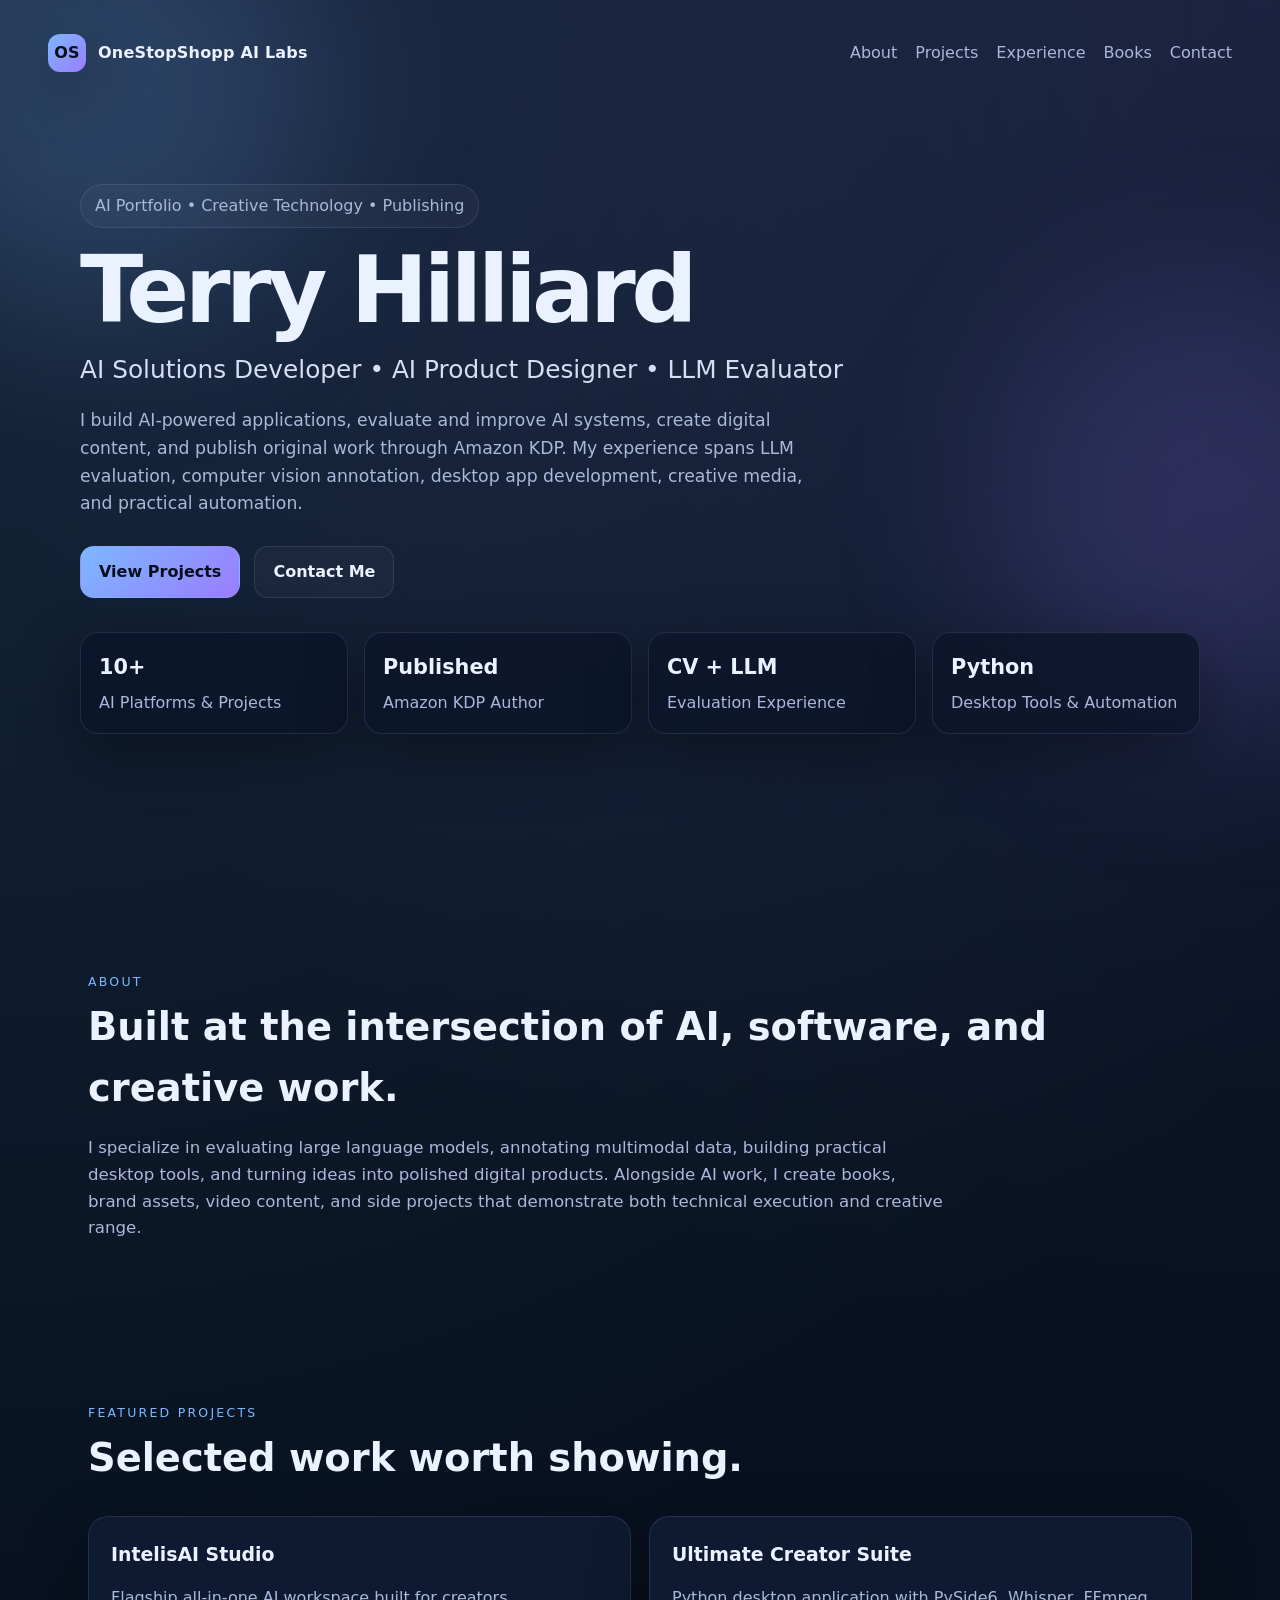
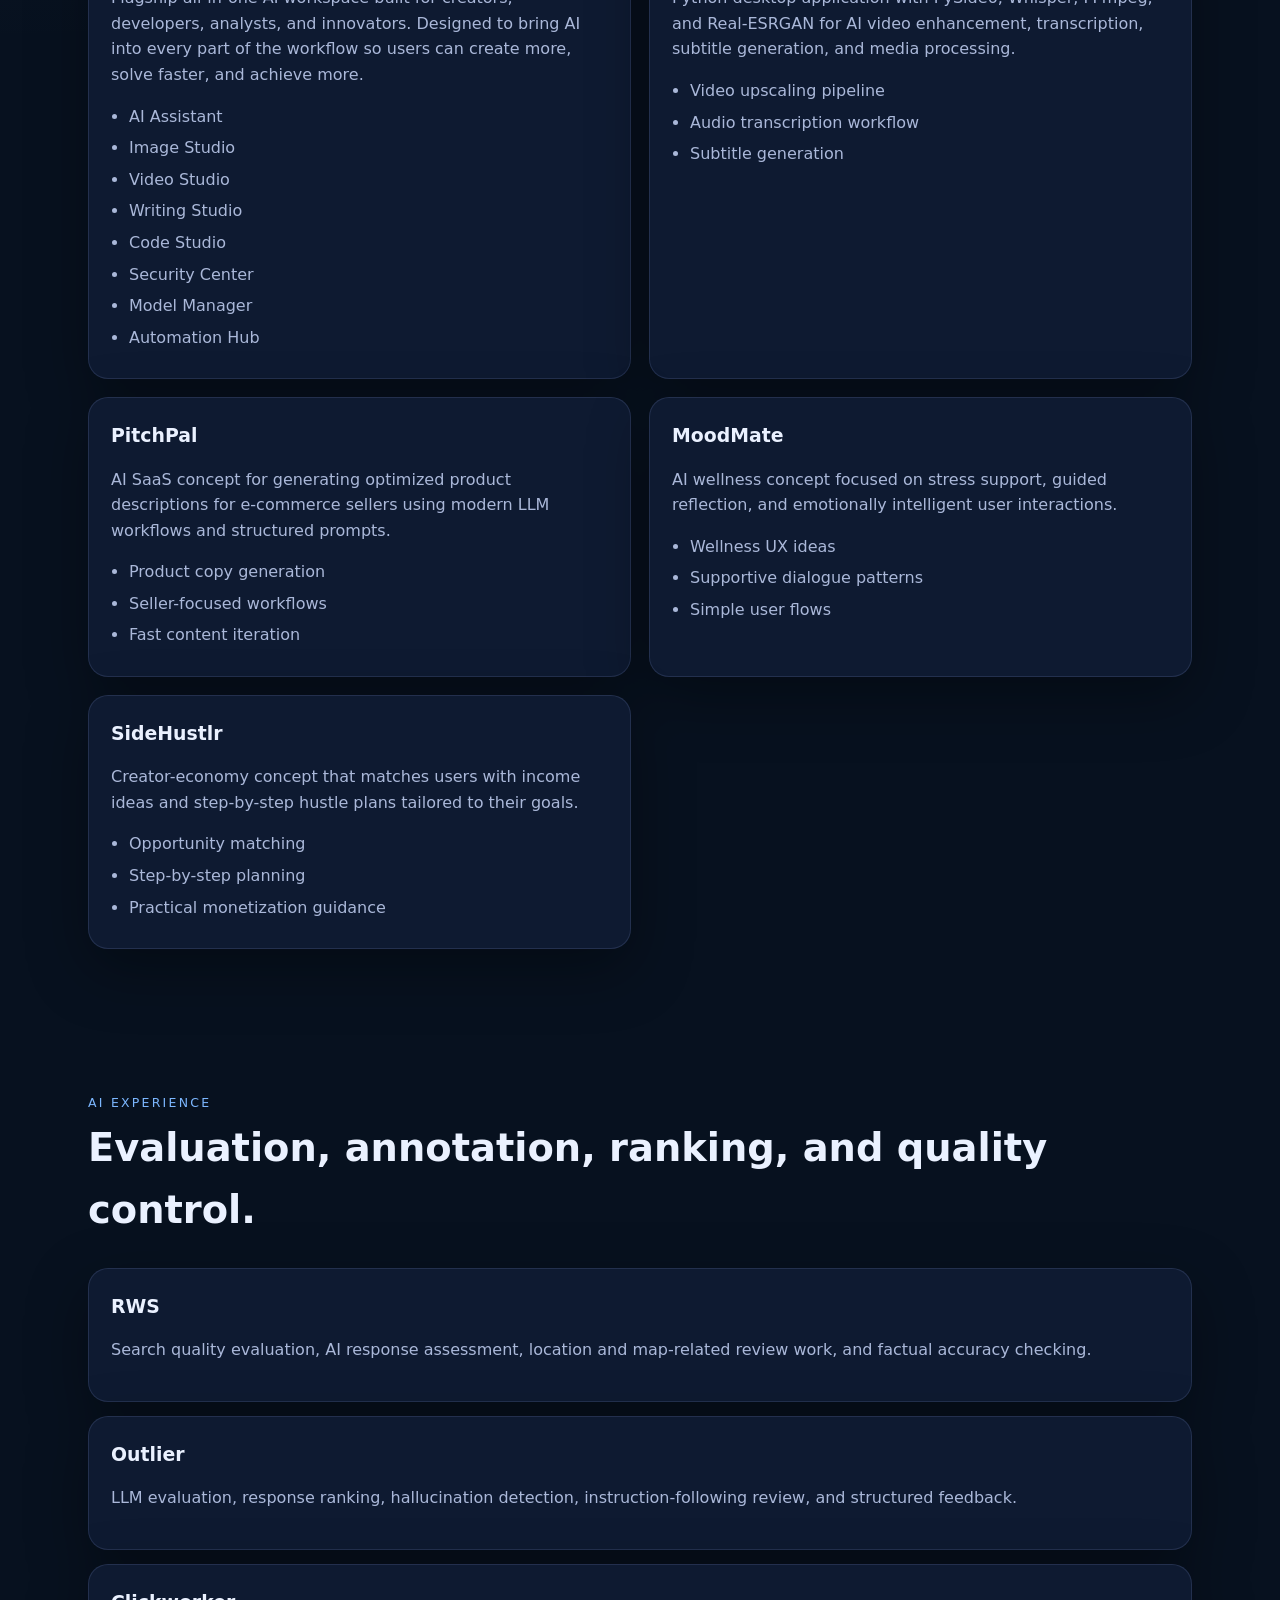
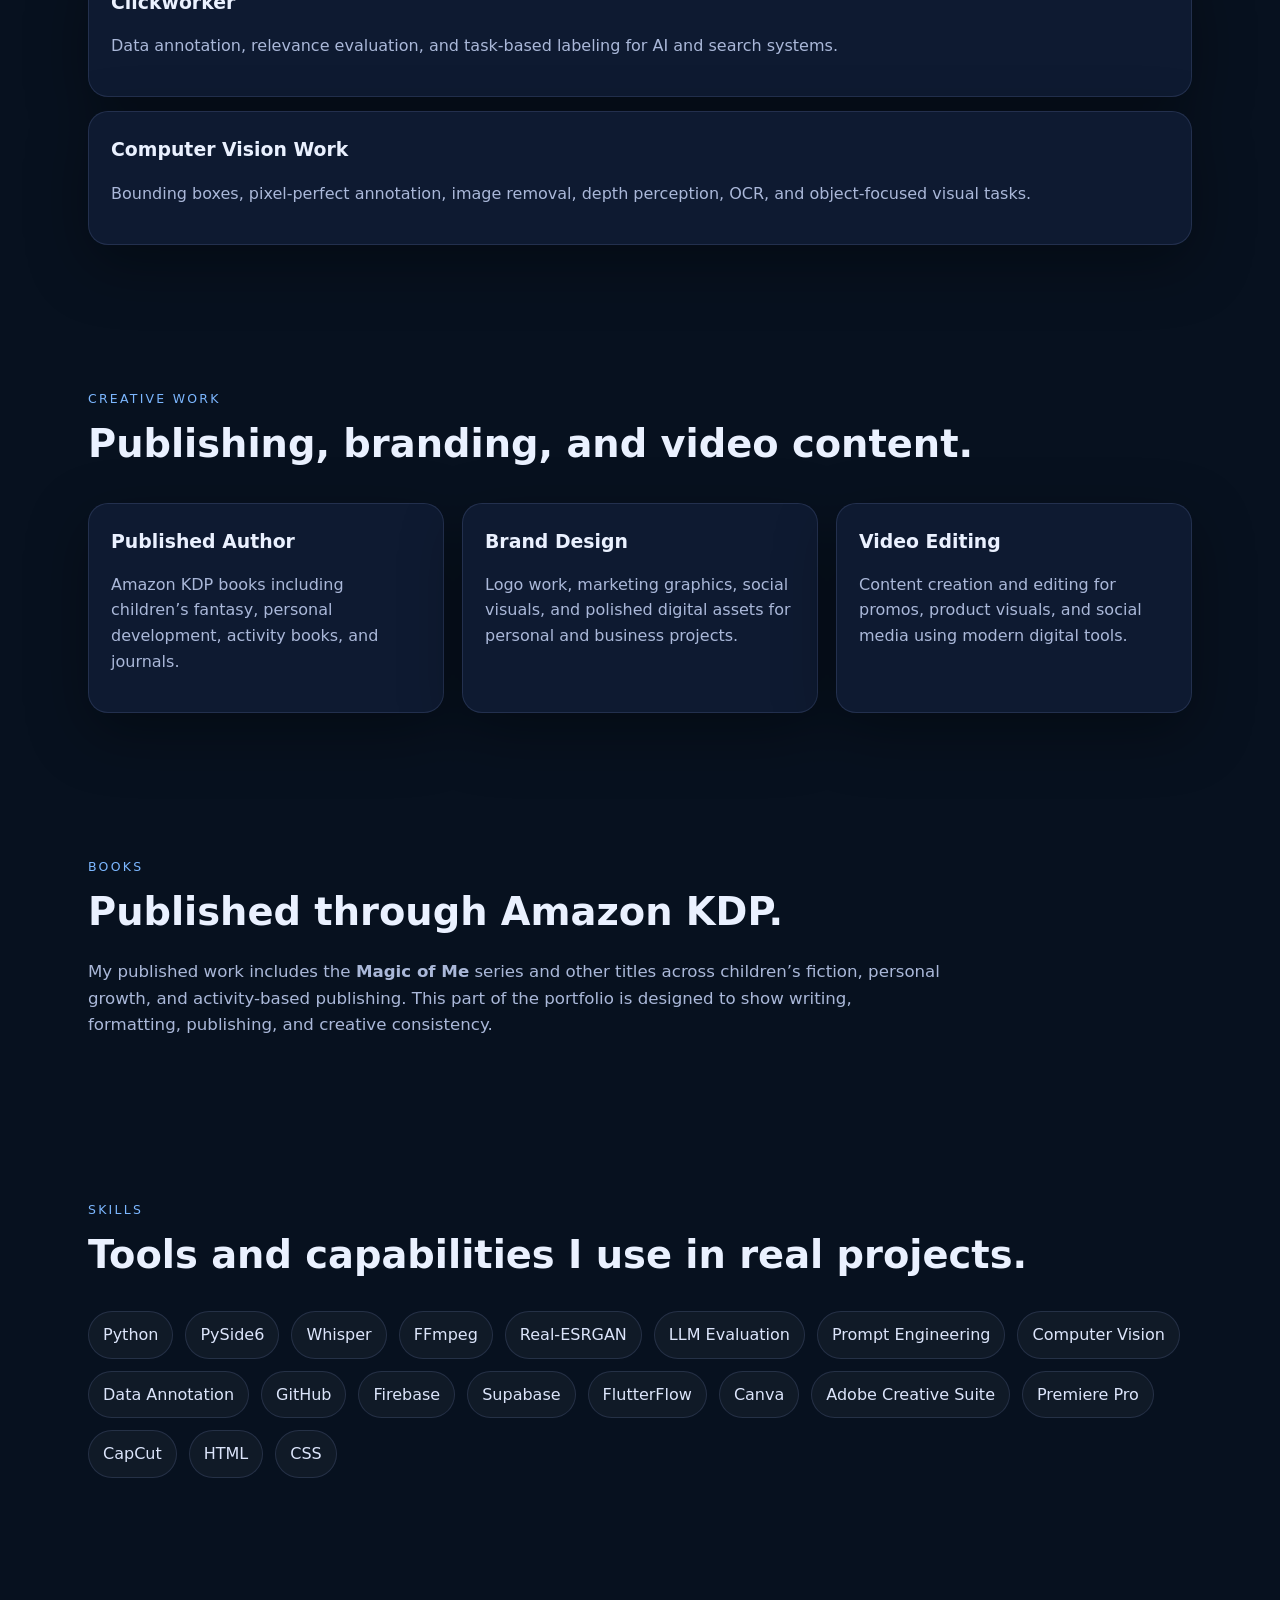
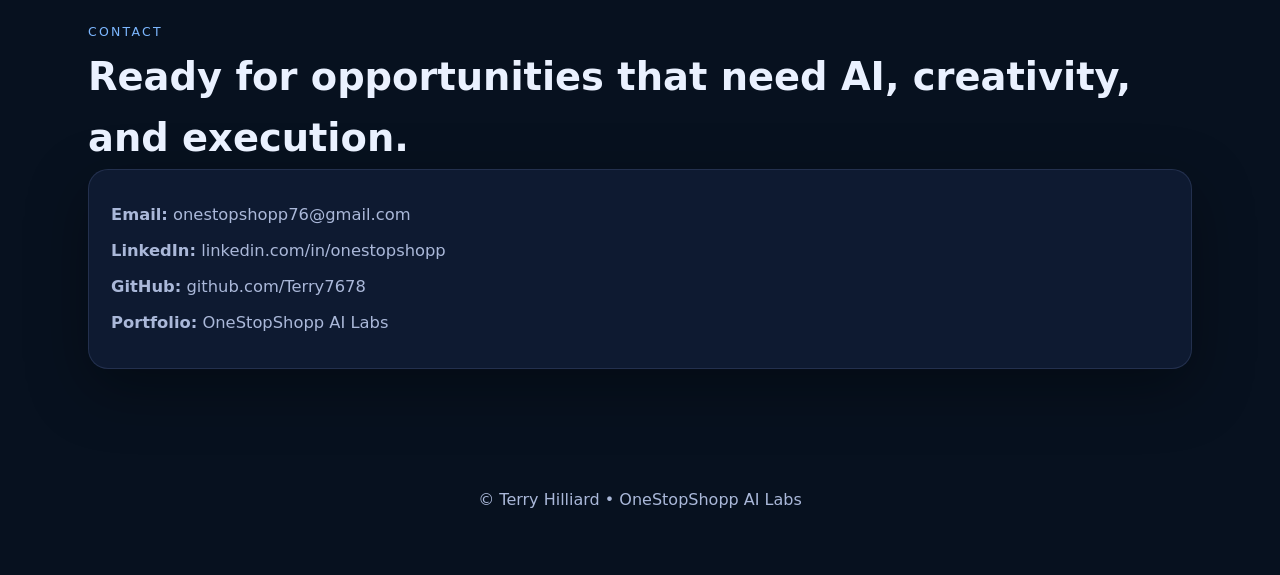
<file: index.html>
<!DOCTYPE html>
<html lang="en">
<head>
  <meta charset="UTF-8" />
  <meta name="viewport" content="width=device-width, initial-scale=1.0" />
  <title>Terry Hilliard | OneStopShopp AI Labs</title>
  <meta name="description" content="Portfolio of Terry Hilliard — AI solutions developer, LLM evaluator, computer vision annotator, published author, and creative technologist." />
  <link rel="stylesheet" href="style.css" />
</head>
<body>
  <div class="bg-glow bg-glow-1"></div>
  <div class="bg-glow bg-glow-2"></div>

  <header class="hero">
    <nav class="nav">
      <div class="logo">
        <span class="logo-mark">OS</span>
        <span>OneStopShopp AI Labs</span>
      </div>
      <div class="links">
        <a href="#about">About</a>
        <a href="#projects">Projects</a>
        <a href="#experience">Experience</a>
        <a href="#books">Books</a>
        <a href="#contact">Contact</a>
      </div>
    </nav>

    <div class="hero-content">
      <p class="eyebrow">AI Portfolio • Creative Technology • Publishing</p>
      <h1>Terry Hilliard</h1>
      <h2>AI Solutions Developer • AI Product Designer • LLM Evaluator</h2>
      <p class="hero-text">
        I build AI-powered applications, evaluate and improve AI systems, create digital content, and publish
        original work through Amazon KDP. My experience spans LLM evaluation, computer vision annotation,
        desktop app development, creative media, and practical automation.
      </p>

      <div class="cta-row">
        <a class="btn primary" href="#projects">View Projects</a>
        <a class="btn secondary" href="#contact">Contact Me</a>
      </div>

      <div class="stats">
        <div class="stat"><strong>10+</strong><span>AI Platforms & Projects</span></div>
        <div class="stat"><strong>Published</strong><span>Amazon KDP Author</span></div>
        <div class="stat"><strong>CV + LLM</strong><span>Evaluation Experience</span></div>
        <div class="stat"><strong>Python</strong><span>Desktop Tools & Automation</span></div>
      </div>
    </div>
  </header>

  <main>
    <section id="about" class="section">
      <div class="section-head">
        <p class="section-kicker">About</p>
        <h3>Built at the intersection of AI, software, and creative work.</h3>
      </div>
      <p class="section-text">
        I specialize in evaluating large language models, annotating multimodal data, building practical desktop
        tools, and turning ideas into polished digital products. Alongside AI work, I create books, brand assets,
        video content, and side projects that demonstrate both technical execution and creative range.
      </p>
    </section>

    <section id="projects" class="section">
      <div class="section-head">
        <p class="section-kicker">Featured Projects</p>
        <h3>Selected work worth showing.</h3>
      </div>

      <div class="grid">
        <article class="card featured">
          <h4>IntelisAI Studio</h4>
          <p>Flagship all-in-one AI workspace built for creators, developers, analysts, and innovators. Designed to bring AI into every part of the workflow so users can create more, solve faster, and achieve more.</p>
          <ul>
            <li>AI Assistant</li>
            <li>Image Studio</li>
            <li>Video Studio</li>
            <li>Writing Studio</li>
            <li>Code Studio</li>
            <li>Security Center</li>
            <li>Model Manager</li>
            <li>Automation Hub</li>
          </ul>
        </article>

        <article class="card">
          <h4>Ultimate Creator Suite</h4>
          <p>Python desktop application with PySide6, Whisper, FFmpeg, and Real-ESRGAN for AI video enhancement, transcription, subtitle generation, and media processing.</p>
          <ul>
            <li>Video upscaling pipeline</li>
            <li>Audio transcription workflow</li>
            <li>Subtitle generation</li>
          </ul>
        </article>

        <article class="card">
          <h4>PitchPal</h4>
          <p>AI SaaS concept for generating optimized product descriptions for e-commerce sellers using modern LLM workflows and structured prompts.</p>
          <ul>
            <li>Product copy generation</li>
            <li>Seller-focused workflows</li>
            <li>Fast content iteration</li>
          </ul>
        </article>

        <article class="card">
          <h4>MoodMate</h4>
          <p>AI wellness concept focused on stress support, guided reflection, and emotionally intelligent user interactions.</p>
          <ul>
            <li>Wellness UX ideas</li>
            <li>Supportive dialogue patterns</li>
            <li>Simple user flows</li>
          </ul>
        </article>

        <article class="card">
          <h4>SideHustlr</h4>
          <p>Creator-economy concept that matches users with income ideas and step-by-step hustle plans tailored to their goals.</p>
          <ul>
            <li>Opportunity matching</li>
            <li>Step-by-step planning</li>
            <li>Practical monetization guidance</li>
          </ul>
        </article>
      </div>
    </section>

    <section id="experience" class="section">
      <div class="section-head">
        <p class="section-kicker">AI Experience</p>
        <h3>Evaluation, annotation, ranking, and quality control.</h3>
      </div>

      <div class="timeline">
        <div class="timeline-item">
          <h4>RWS</h4>
          <p>Search quality evaluation, AI response assessment, location and map-related review work, and factual accuracy checking.</p>
        </div>
        <div class="timeline-item">
          <h4>Outlier</h4>
          <p>LLM evaluation, response ranking, hallucination detection, instruction-following review, and structured feedback.</p>
        </div>
        <div class="timeline-item">
          <h4>Clickworker</h4>
          <p>Data annotation, relevance evaluation, and task-based labeling for AI and search systems.</p>
        </div>
        <div class="timeline-item">
          <h4>Computer Vision Work</h4>
          <p>Bounding boxes, pixel-perfect annotation, image removal, depth perception, OCR, and object-focused visual tasks.</p>
        </div>
      </div>
    </section>

    <section class="section">
      <div class="section-head">
        <p class="section-kicker">Creative Work</p>
        <h3>Publishing, branding, and video content.</h3>
      </div>

      <div class="grid narrow">
        <article class="card">
          <h4>Published Author</h4>
          <p>Amazon KDP books including children’s fantasy, personal development, activity books, and journals.</p>
        </article>
        <article class="card">
          <h4>Brand Design</h4>
          <p>Logo work, marketing graphics, social visuals, and polished digital assets for personal and business projects.</p>
        </article>
        <article class="card">
          <h4>Video Editing</h4>
          <p>Content creation and editing for promos, product visuals, and social media using modern digital tools.</p>
        </article>
      </div>
    </section>

    <section id="books" class="section">
      <div class="section-head">
        <p class="section-kicker">Books</p>
        <h3>Published through Amazon KDP.</h3>
      </div>
      <p class="section-text">
        My published work includes the <strong>Magic of Me</strong> series and other titles across children’s fiction,
        personal growth, and activity-based publishing. This part of the portfolio is designed to show writing,
        formatting, publishing, and creative consistency.
      </p>
    </section>

    <section class="section">
      <div class="section-head">
        <p class="section-kicker">Skills</p>
        <h3>Tools and capabilities I use in real projects.</h3>
      </div>

      <div class="skills">
        <span>Python</span><span>PySide6</span><span>Whisper</span><span>FFmpeg</span><span>Real-ESRGAN</span>
        <span>LLM Evaluation</span><span>Prompt Engineering</span><span>Computer Vision</span><span>Data Annotation</span>
        <span>GitHub</span><span>Firebase</span><span>Supabase</span><span>FlutterFlow</span><span>Canva</span>
        <span>Adobe Creative Suite</span><span>Premiere Pro</span><span>CapCut</span><span>HTML</span><span>CSS</span>
      </div>
    </section>

    <section id="contact" class="section contact">
      <div class="section-head">
        <p class="section-kicker">Contact</p>
        <h3>Ready for opportunities that need AI, creativity, and execution.</h3>
      </div>

      <div class="contact-card">
        <p><strong>Email:</strong> onestopshopp76@gmail.com</p>
        <p><strong>LinkedIn:</strong> linkedin.com/in/onestopshopp</p>
        <p><strong>GitHub:</strong> github.com/Terry7678</p>
        <p><strong>Portfolio:</strong> OneStopShopp AI Labs</p>
      </div>
    </section>
  </main>

  <footer class="footer">
    <p>© Terry Hilliard • OneStopShopp AI Labs</p>
  </footer>
</body>
</html>
</file>
<file: style.css>
:root {
  --bg: #07111f;
  --panel: rgba(12, 21, 40, 0.8);
  --panel-strong: rgba(16, 28, 52, 0.92);
  --line: rgba(163, 186, 255, 0.14);
  --text: #eaf1ff;
  --muted: #aab8d9;
  --accent: #7cb7ff;
  --accent-2: #9a7dff;
  --shadow: 0 20px 60px rgba(0, 0, 0, 0.35);
}

* { box-sizing: border-box; }
html { scroll-behavior: smooth; }
body {
  margin: 0;
  font-family: Inter, ui-sans-serif, system-ui, -apple-system, BlinkMacSystemFont, "Segoe UI", sans-serif;
  background:
    radial-gradient(circle at top left, rgba(124, 183, 255, 0.14), transparent 30%),
    radial-gradient(circle at top right, rgba(154, 125, 255, 0.12), transparent 25%),
    var(--bg);
  color: var(--text);
  line-height: 1.6;
}

a { color: inherit; }

.bg-glow {
  position: fixed;
  inset: auto;
  width: 28rem;
  height: 28rem;
  border-radius: 999px;
  filter: blur(90px);
  opacity: 0.18;
  pointer-events: none;
  z-index: 0;
}
.bg-glow-1 { top: -8rem; left: -8rem; background: #7cb7ff; }
.bg-glow-2 { right: -10rem; top: 18rem; background: #9a7dff; }

.hero, main, footer { position: relative; z-index: 1; }

.hero {
  min-height: 100vh;
  padding: 24px clamp(20px, 4vw, 48px) 56px;
}

.nav {
  display: flex;
  justify-content: space-between;
  align-items: center;
  gap: 24px;
  max-width: 1200px;
  margin: 0 auto;
  padding: 10px 0 24px;
}

.logo {
  display: flex;
  align-items: center;
  gap: 12px;
  font-weight: 700;
  letter-spacing: 0.2px;
}

.logo-mark {
  display: inline-flex;
  width: 38px;
  height: 38px;
  align-items: center;
  justify-content: center;
  border-radius: 12px;
  background: linear-gradient(135deg, var(--accent), var(--accent-2));
  color: #06101d;
  box-shadow: var(--shadow);
}

.links {
  display: flex;
  flex-wrap: wrap;
  gap: 18px;
  color: var(--muted);
}

.links a {
  text-decoration: none;
  transition: color .2s ease;
}
.links a:hover { color: var(--text); }

.hero-content {
  max-width: 1120px;
  margin: 0 auto;
  padding: 72px 0 24px;
}

.eyebrow {
  display: inline-block;
  padding: 8px 14px;
  border: 1px solid var(--line);
  border-radius: 999px;
  background: rgba(255,255,255,0.03);
  color: var(--muted);
  margin-bottom: 18px;
}

h1 {
  margin: 0;
  font-size: clamp(3rem, 8vw, 5.8rem);
  line-height: 0.95;
  letter-spacing: -0.05em;
}

h2 {
  margin: 16px 0 0;
  font-size: clamp(1.15rem, 2vw, 1.55rem);
  font-weight: 500;
  color: #d6def5;
}

.hero-text, .section-text, .card p, .timeline-item p, .contact-card p {
  color: var(--muted);
}

.hero-text {
  max-width: 760px;
  font-size: 1.08rem;
  margin-top: 18px;
}

.cta-row {
  display: flex;
  gap: 14px;
  flex-wrap: wrap;
  margin: 28px 0 34px;
}

.btn {
  display: inline-flex;
  align-items: center;
  justify-content: center;
  padding: 12px 18px;
  border-radius: 14px;
  text-decoration: none;
  font-weight: 700;
  border: 1px solid var(--line);
}
.btn.primary {
  background: linear-gradient(135deg, var(--accent), var(--accent-2));
  color: #06101d;
}
.btn.secondary {
  background: rgba(255,255,255,0.03);
  color: var(--text);
}

.stats {
  display: grid;
  grid-template-columns: repeat(4, minmax(0, 1fr));
  gap: 16px;
}
.stat {
  padding: 18px;
  border: 1px solid var(--line);
  background: var(--panel);
  border-radius: 18px;
  box-shadow: var(--shadow);
}
.stat strong {
  display: block;
  font-size: 1.3rem;
  margin-bottom: 6px;
}
.stat span { color: var(--muted); }

.section {
  max-width: 1200px;
  margin: 0 auto;
  padding: 72px clamp(20px, 4vw, 48px);
}

.section-head h3 {
  margin: 4px 0 0;
  font-size: clamp(1.6rem, 3vw, 2.4rem);
}
.section-kicker {
  margin: 0;
  text-transform: uppercase;
  letter-spacing: 0.18em;
  font-size: 0.78rem;
  color: var(--accent);
}
.section-text {
  max-width: 860px;
  font-size: 1.04rem;
}

.grid {
  display: grid;
  grid-template-columns: repeat(2, minmax(0, 1fr));
  gap: 18px;
  margin-top: 28px;
}
.grid.narrow { grid-template-columns: repeat(3, minmax(0, 1fr)); }

.card, .contact-card, .timeline-item {
  background: var(--panel-strong);
  border: 1px solid var(--line);
  border-radius: 20px;
  padding: 22px;
  box-shadow: var(--shadow);
}

.card h4, .timeline-item h4 {
  margin: 0 0 12px;
  font-size: 1.18rem;
}
.card ul {
  margin: 16px 0 0;
  padding-left: 18px;
  color: var(--muted);
}
.card li { margin: 6px 0; }

.timeline {
  display: grid;
  gap: 14px;
  margin-top: 28px;
}

.skills {
  display: flex;
  flex-wrap: wrap;
  gap: 12px;
  margin-top: 26px;
}
.skills span {
  padding: 10px 14px;
  border: 1px solid var(--line);
  border-radius: 999px;
  background: rgba(255,255,255,0.04);
  color: #dce5fb;
}

.contact-card p {
  margin: 10px 0;
  font-size: 1.02rem;
}

.footer {
  padding: 30px 20px 46px;
  text-align: center;
  color: var(--muted);
}

@media (max-width: 900px) {
  .nav, .stats, .grid, .grid.narrow { grid-template-columns: 1fr; }
  .nav { display: grid; }
  .links { gap: 12px; }
  .stats { grid-template-columns: repeat(2, minmax(0, 1fr)); }
}

@media (max-width: 620px) {
  .stats { grid-template-columns: 1fr; }
  h1 { font-size: 3rem; }
}
</file>
